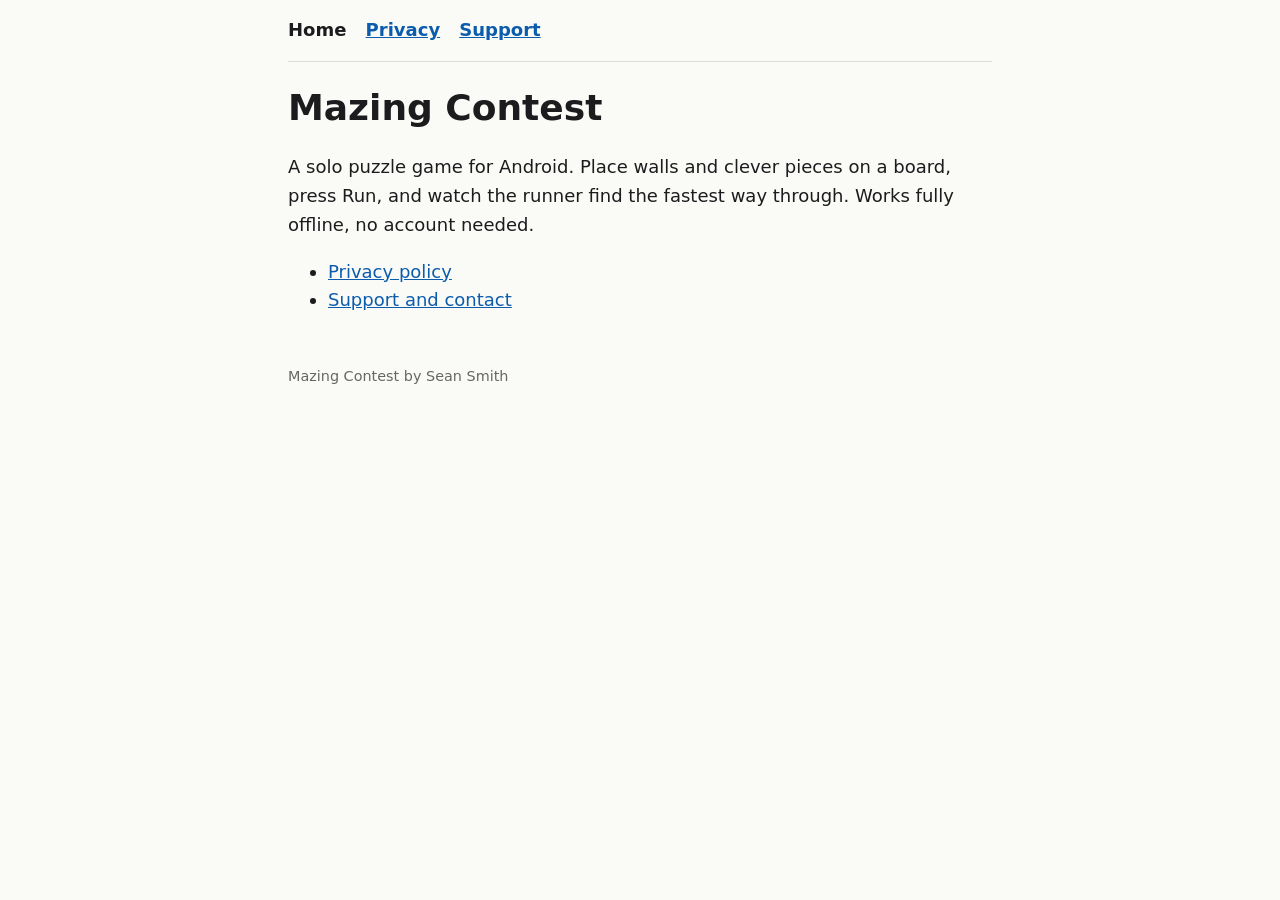
<file: index.html>
<!DOCTYPE html>
<html lang="en"><head><meta charset="utf-8"><meta name="viewport" content="width=device-width, initial-scale=1">
<title>Mazing Contest</title><link rel="stylesheet" href="style.css"></head>
<body><header><nav><a href="index.html" aria-current="page">Home</a><a href="privacy.html">Privacy</a><a href="support.html">Support</a></nav></header><main>
<h1>Mazing Contest</h1>
<p>A solo puzzle game for Android. Place walls and clever pieces on a board, press Run, and watch the runner find the fastest way through. Works fully offline, no account needed.</p>
<ul>
<li><a href="privacy.html">Privacy policy</a></li>
<li><a href="support.html">Support and contact</a></li>
</ul>
</main><footer>Mazing Contest by Sean Smith</footer></body></html>
</file>
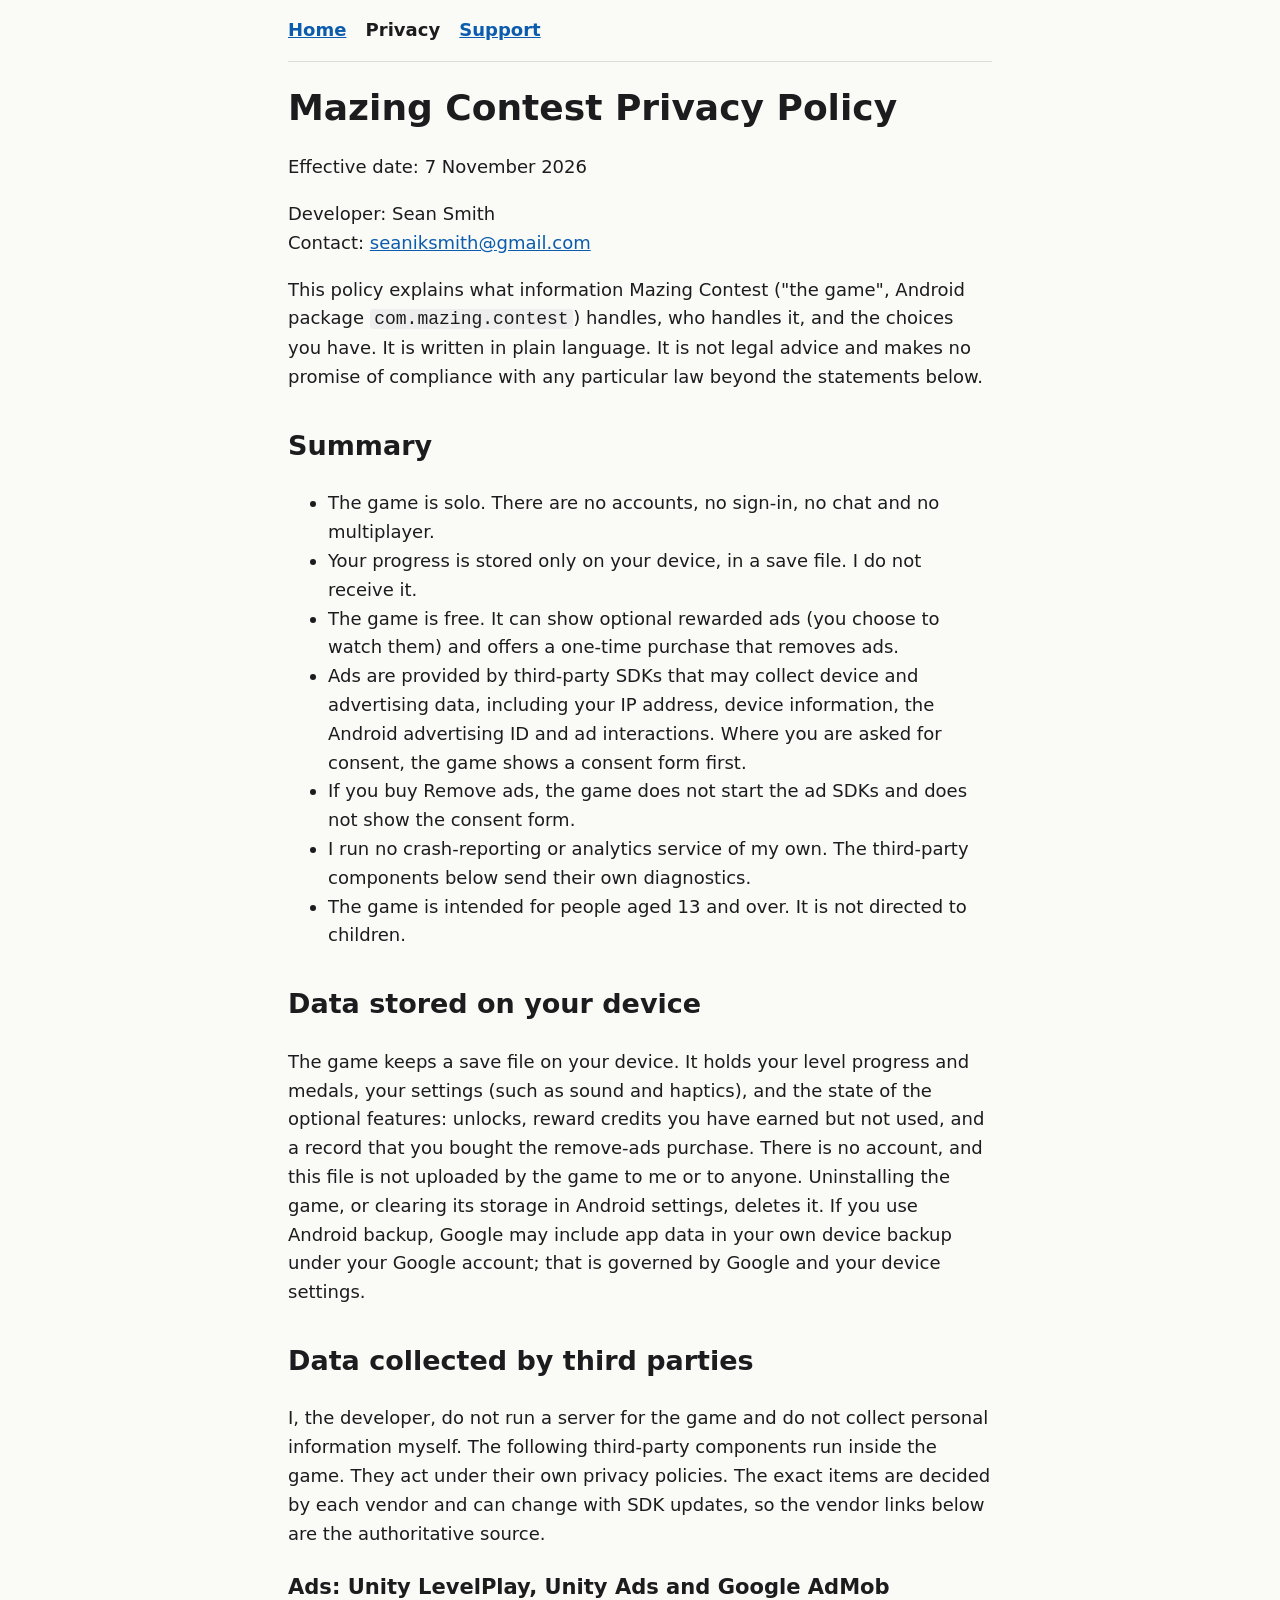
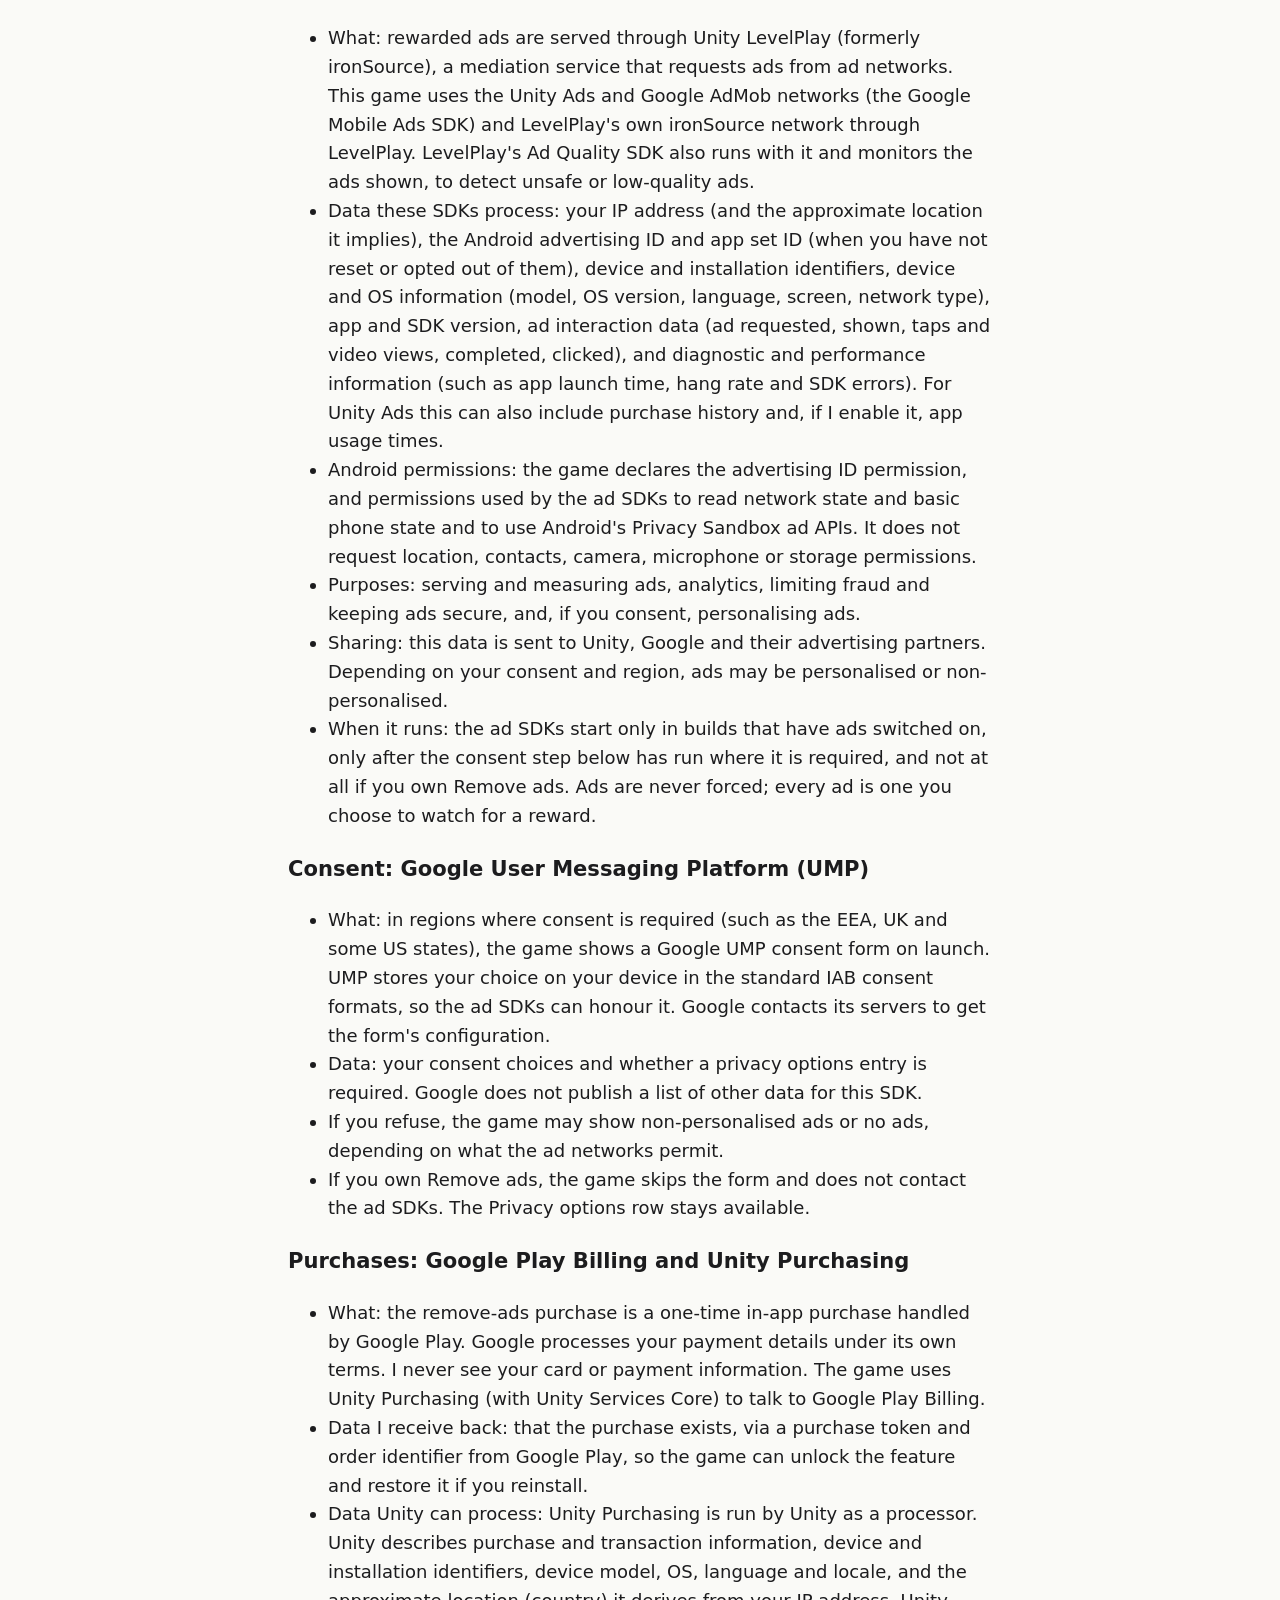
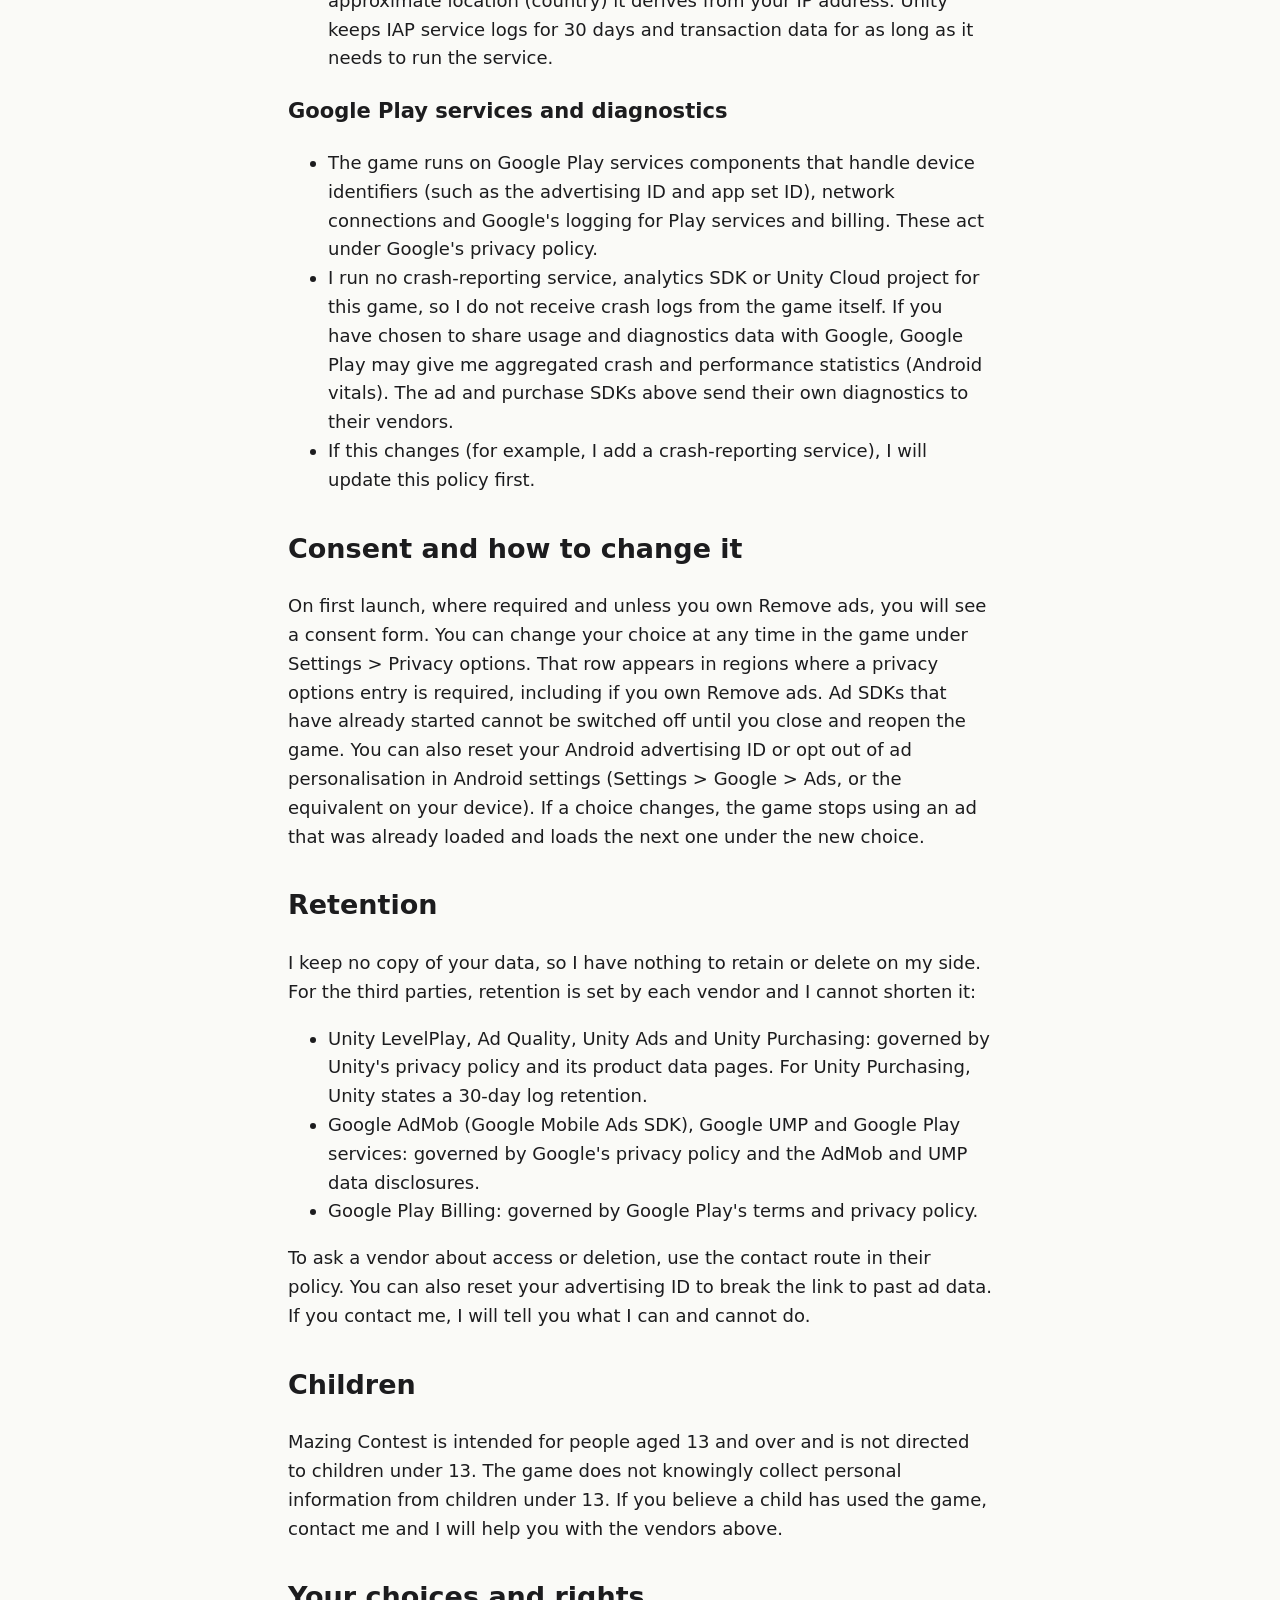
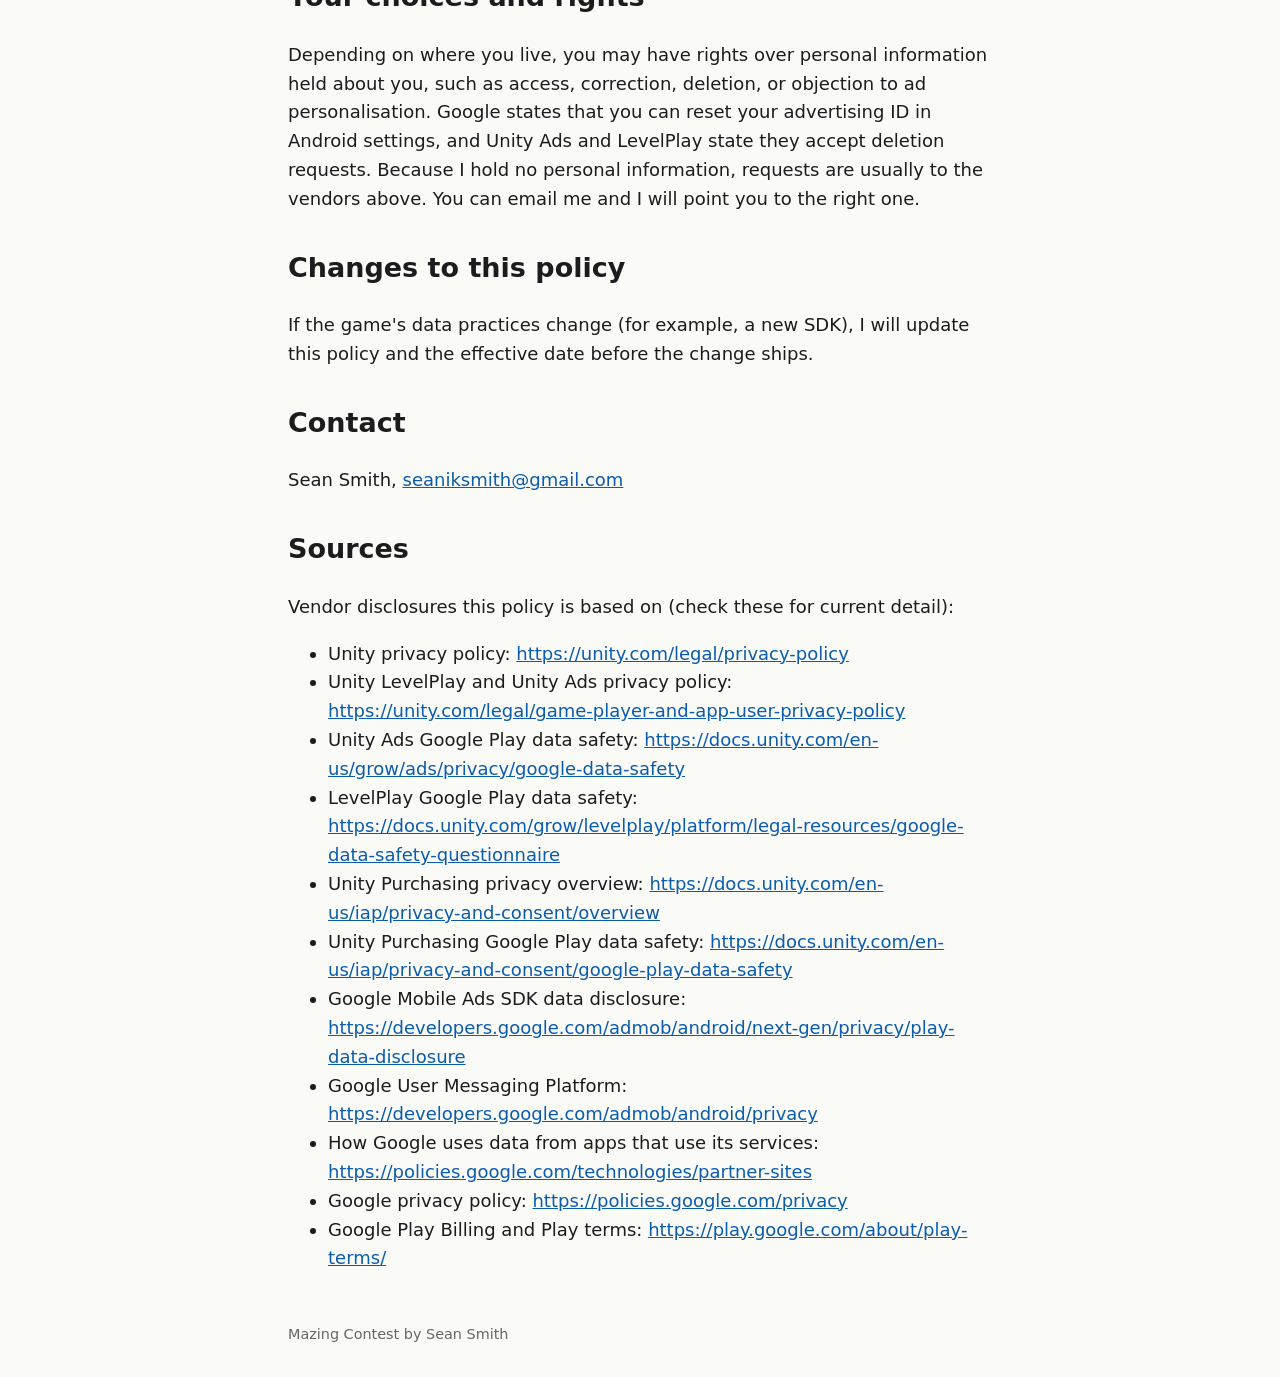
<file: privacy.html>
<!DOCTYPE html>
<html lang="en"><head><meta charset="utf-8"><meta name="viewport" content="width=device-width, initial-scale=1">
<title>Mazing Contest Privacy Policy</title><link rel="stylesheet" href="style.css"></head>
<body><header><nav><a href="index.html">Home</a><a href="privacy.html" aria-current="page">Privacy</a><a href="support.html">Support</a></nav></header><main>
<h1>Mazing Contest Privacy Policy</h1>
<p>Effective date: 7 November 2026</p>
<p>Developer: Sean Smith<br>
Contact: <a href="mailto:seaniksmith@gmail.com">seaniksmith@gmail.com</a></p>
<p>This policy explains what information Mazing Contest ("the game", Android package <code>com.mazing.contest</code>) handles, who handles it, and the choices you have. It is written in plain language. It is not legal advice and makes no promise of compliance with any particular law beyond the statements below.</p>
<h2>Summary</h2>
<ul>
<li>The game is solo. There are no accounts, no sign-in, no chat and no multiplayer.</li>
<li>Your progress is stored only on your device, in a save file. I do not receive it.</li>
<li>The game is free. It can show optional rewarded ads (you choose to watch them) and offers a one-time purchase that removes ads.</li>
<li>Ads are provided by third-party SDKs that may collect device and advertising data, including your IP address, device information, the Android advertising ID and ad interactions. Where you are asked for consent, the game shows a consent form first.</li>
<li>If you buy Remove ads, the game does not start the ad SDKs and does not show the consent form.</li>
<li>I run no crash-reporting or analytics service of my own. The third-party components below send their own diagnostics.</li>
<li>The game is intended for people aged 13 and over. It is not directed to children.</li>
</ul>
<h2>Data stored on your device</h2>
<p>The game keeps a save file on your device. It holds your level progress and medals, your settings (such as sound and haptics), and the state of the optional features: unlocks, reward credits you have earned but not used, and a record that you bought the remove-ads purchase. There is no account, and this file is not uploaded by the game to me or to anyone. Uninstalling the game, or clearing its storage in Android settings, deletes it. If you use Android backup, Google may include app data in your own device backup under your Google account; that is governed by Google and your device settings.</p>
<h2>Data collected by third parties</h2>
<p>I, the developer, do not run a server for the game and do not collect personal information myself. The following third-party components run inside the game. They act under their own privacy policies. The exact items are decided by each vendor and can change with SDK updates, so the vendor links below are the authoritative source.</p>
<h3>Ads: Unity LevelPlay, Unity Ads and Google AdMob</h3>
<ul>
<li>What: rewarded ads are served through Unity LevelPlay (formerly ironSource), a mediation service that requests ads from ad networks. This game uses the Unity Ads and Google AdMob networks (the Google Mobile Ads SDK) and LevelPlay's own ironSource network through LevelPlay. LevelPlay's Ad Quality SDK also runs with it and monitors the ads shown, to detect unsafe or low-quality ads.</li>
<li>Data these SDKs process: your IP address (and the approximate location it implies), the Android advertising ID and app set ID (when you have not reset or opted out of them), device and installation identifiers, device and OS information (model, OS version, language, screen, network type), app and SDK version, ad interaction data (ad requested, shown, taps and video views, completed, clicked), and diagnostic and performance information (such as app launch time, hang rate and SDK errors). For Unity Ads this can also include purchase history and, if I enable it, app usage times.</li>
<li>Android permissions: the game declares the advertising ID permission, and permissions used by the ad SDKs to read network state and basic phone state and to use Android's Privacy Sandbox ad APIs. It does not request location, contacts, camera, microphone or storage permissions.</li>
<li>Purposes: serving and measuring ads, analytics, limiting fraud and keeping ads secure, and, if you consent, personalising ads.</li>
<li>Sharing: this data is sent to Unity, Google and their advertising partners. Depending on your consent and region, ads may be personalised or non-personalised.</li>
<li>When it runs: the ad SDKs start only in builds that have ads switched on, only after the consent step below has run where it is required, and not at all if you own Remove ads. Ads are never forced; every ad is one you choose to watch for a reward.</li>
</ul>
<h3>Consent: Google User Messaging Platform (UMP)</h3>
<ul>
<li>What: in regions where consent is required (such as the EEA, UK and some US states), the game shows a Google UMP consent form on launch. UMP stores your choice on your device in the standard IAB consent formats, so the ad SDKs can honour it. Google contacts its servers to get the form's configuration.</li>
<li>Data: your consent choices and whether a privacy options entry is required. Google does not publish a list of other data for this SDK.</li>
<li>If you refuse, the game may show non-personalised ads or no ads, depending on what the ad networks permit.</li>
<li>If you own Remove ads, the game skips the form and does not contact the ad SDKs. The Privacy options row stays available.</li>
</ul>
<h3>Purchases: Google Play Billing and Unity Purchasing</h3>
<ul>
<li>What: the remove-ads purchase is a one-time in-app purchase handled by Google Play. Google processes your payment details under its own terms. I never see your card or payment information. The game uses Unity Purchasing (with Unity Services Core) to talk to Google Play Billing.</li>
<li>Data I receive back: that the purchase exists, via a purchase token and order identifier from Google Play, so the game can unlock the feature and restore it if you reinstall.</li>
<li>Data Unity can process: Unity Purchasing is run by Unity as a processor. Unity describes purchase and transaction information, device and installation identifiers, device model, OS, language and locale, and the approximate location (country) it derives from your IP address. Unity keeps IAP service logs for 30 days and transaction data for as long as it needs to run the service.</li>
</ul>
<h3>Google Play services and diagnostics</h3>
<ul>
<li>The game runs on Google Play services components that handle device identifiers (such as the advertising ID and app set ID), network connections and Google's logging for Play services and billing. These act under Google's privacy policy.</li>
<li>I run no crash-reporting service, analytics SDK or Unity Cloud project for this game, so I do not receive crash logs from the game itself. If you have chosen to share usage and diagnostics data with Google, Google Play may give me aggregated crash and performance statistics (Android vitals). The ad and purchase SDKs above send their own diagnostics to their vendors.</li>
<li>If this changes (for example, I add a crash-reporting service), I will update this policy first.</li>
</ul>
<h2>Consent and how to change it</h2>
<p>On first launch, where required and unless you own Remove ads, you will see a consent form. You can change your choice at any time in the game under Settings &gt; Privacy options. That row appears in regions where a privacy options entry is required, including if you own Remove ads. Ad SDKs that have already started cannot be switched off until you close and reopen the game. You can also reset your Android advertising ID or opt out of ad personalisation in Android settings (Settings &gt; Google &gt; Ads, or the equivalent on your device). If a choice changes, the game stops using an ad that was already loaded and loads the next one under the new choice.</p>
<h2>Retention</h2>
<p>I keep no copy of your data, so I have nothing to retain or delete on my side. For the third parties, retention is set by each vendor and I cannot shorten it:</p>
<ul>
<li>Unity LevelPlay, Ad Quality, Unity Ads and Unity Purchasing: governed by Unity's privacy policy and its product data pages. For Unity Purchasing, Unity states a 30-day log retention.</li>
<li>Google AdMob (Google Mobile Ads SDK), Google UMP and Google Play services: governed by Google's privacy policy and the AdMob and UMP data disclosures.</li>
<li>Google Play Billing: governed by Google Play's terms and privacy policy.</li>
</ul>
<p>To ask a vendor about access or deletion, use the contact route in their policy. You can also reset your advertising ID to break the link to past ad data. If you contact me, I will tell you what I can and cannot do.</p>
<h2>Children</h2>
<p>Mazing Contest is intended for people aged 13 and over and is not directed to children under 13. The game does not knowingly collect personal information from children under 13. If you believe a child has used the game, contact me and I will help you with the vendors above.</p>
<h2>Your choices and rights</h2>
<p>Depending on where you live, you may have rights over personal information held about you, such as access, correction, deletion, or objection to ad personalisation. Google states that you can reset your advertising ID in Android settings, and Unity Ads and LevelPlay state they accept deletion requests. Because I hold no personal information, requests are usually to the vendors above. You can email me and I will point you to the right one.</p>
<h2>Changes to this policy</h2>
<p>If the game's data practices change (for example, a new SDK), I will update this policy and the effective date before the change ships.</p>
<h2>Contact</h2>
<p>Sean Smith, <a href="mailto:seaniksmith@gmail.com">seaniksmith@gmail.com</a></p>
<h2>Sources</h2>
<p>Vendor disclosures this policy is based on (check these for current detail):</p>
<ul>
<li>Unity privacy policy: <a href="https://unity.com/legal/privacy-policy">https://unity.com/legal/privacy-policy</a></li>
<li>Unity LevelPlay and Unity Ads privacy policy: <a href="https://unity.com/legal/game-player-and-app-user-privacy-policy">https://unity.com/legal/game-player-and-app-user-privacy-policy</a></li>
<li>Unity Ads Google Play data safety: <a href="https://docs.unity.com/en-us/grow/ads/privacy/google-data-safety">https://docs.unity.com/en-us/grow/ads/privacy/google-data-safety</a></li>
<li>LevelPlay Google Play data safety: <a href="https://docs.unity.com/grow/levelplay/platform/legal-resources/google-data-safety-questionnaire">https://docs.unity.com/grow/levelplay/platform/legal-resources/google-data-safety-questionnaire</a></li>
<li>Unity Purchasing privacy overview: <a href="https://docs.unity.com/en-us/iap/privacy-and-consent/overview">https://docs.unity.com/en-us/iap/privacy-and-consent/overview</a></li>
<li>Unity Purchasing Google Play data safety: <a href="https://docs.unity.com/en-us/iap/privacy-and-consent/google-play-data-safety">https://docs.unity.com/en-us/iap/privacy-and-consent/google-play-data-safety</a></li>
<li>Google Mobile Ads SDK data disclosure: <a href="https://developers.google.com/admob/android/next-gen/privacy/play-data-disclosure">https://developers.google.com/admob/android/next-gen/privacy/play-data-disclosure</a></li>
<li>Google User Messaging Platform: <a href="https://developers.google.com/admob/android/privacy">https://developers.google.com/admob/android/privacy</a></li>
<li>How Google uses data from apps that use its services: <a href="https://policies.google.com/technologies/partner-sites">https://policies.google.com/technologies/partner-sites</a></li>
<li>Google privacy policy: <a href="https://policies.google.com/privacy">https://policies.google.com/privacy</a></li>
<li>Google Play Billing and Play terms: <a href="https://play.google.com/about/play-terms/">https://play.google.com/about/play-terms/</a></li>
</ul>
</main><footer>Mazing Contest by Sean Smith</footer></body></html>
</file>
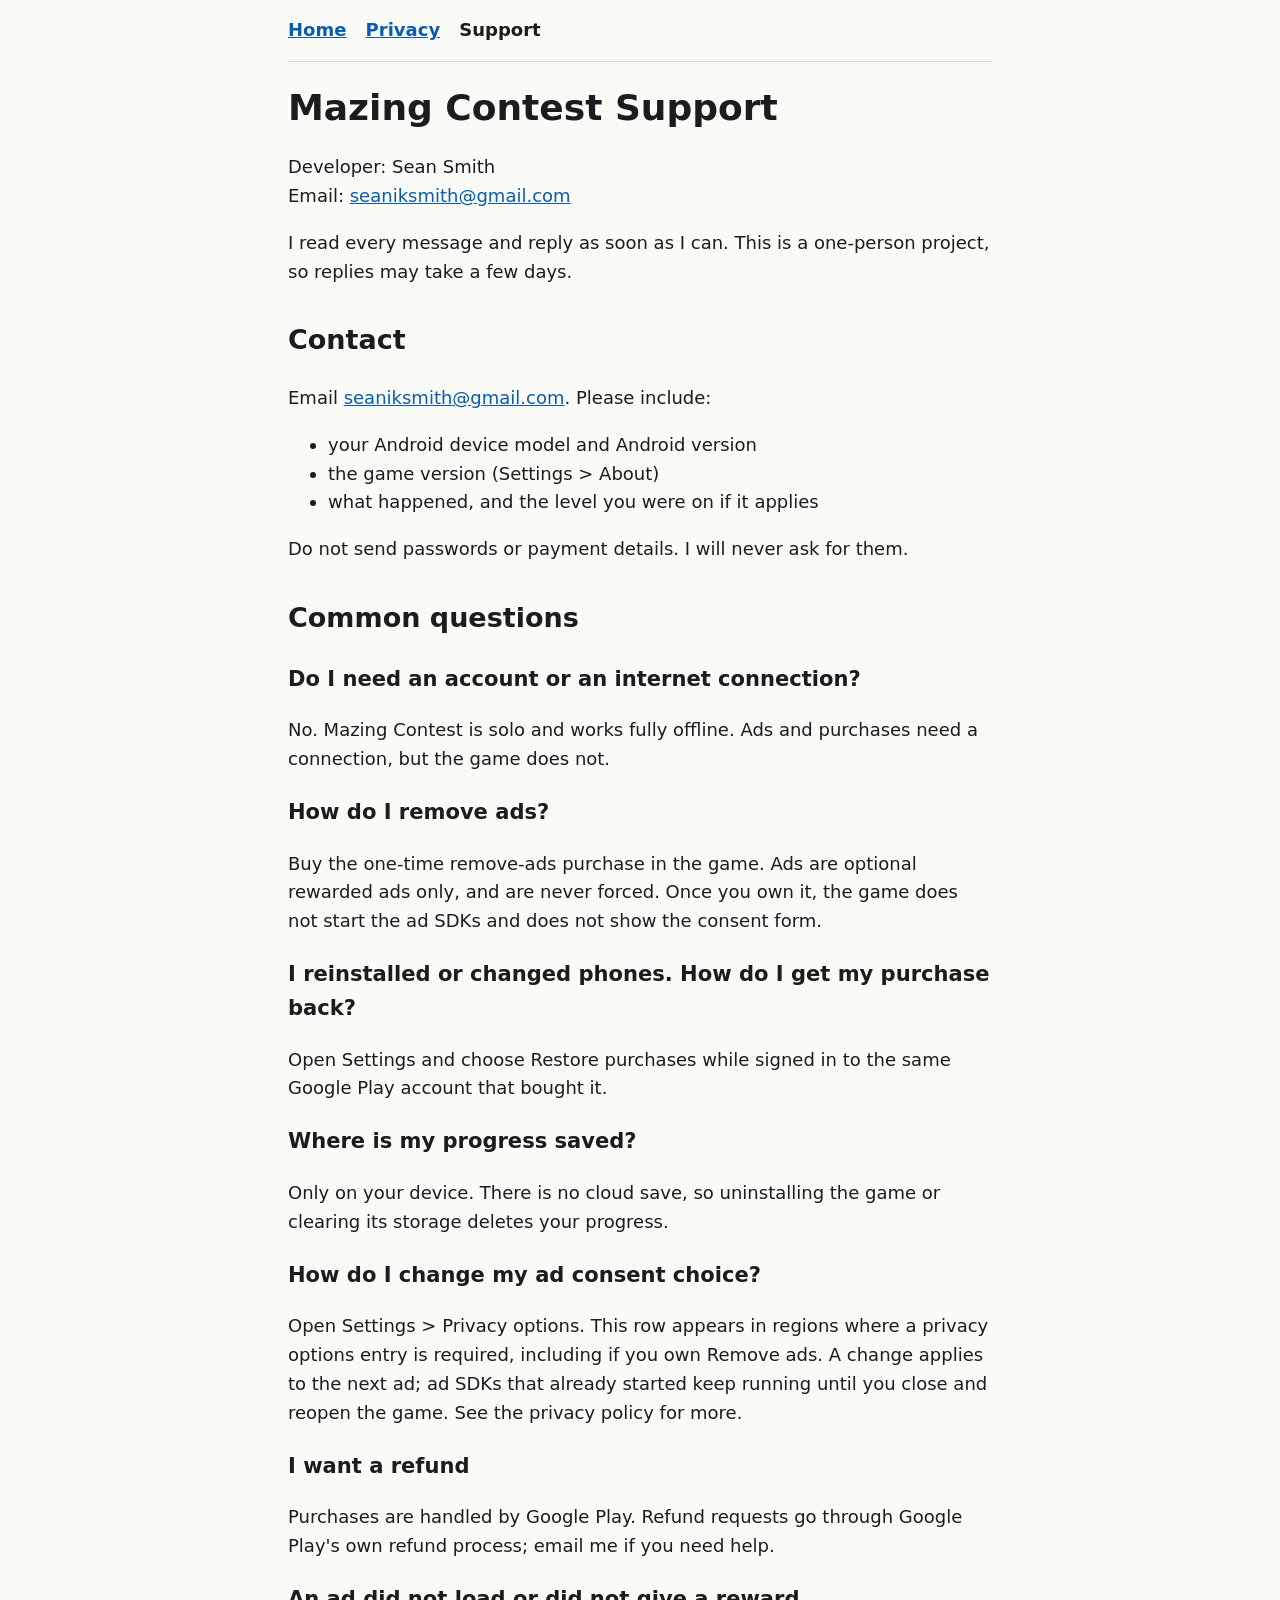
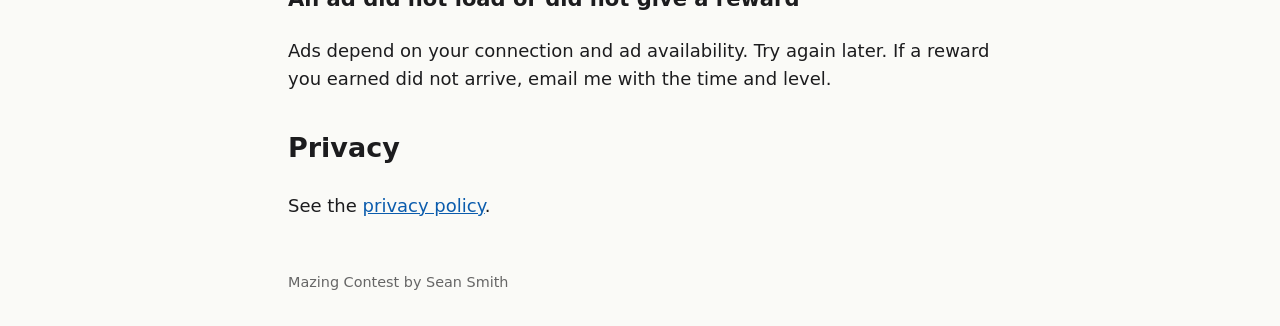
<file: support.html>
<!DOCTYPE html>
<html lang="en"><head><meta charset="utf-8"><meta name="viewport" content="width=device-width, initial-scale=1">
<title>Mazing Contest Support</title><link rel="stylesheet" href="style.css"></head>
<body><header><nav><a href="index.html">Home</a><a href="privacy.html">Privacy</a><a href="support.html" aria-current="page">Support</a></nav></header><main>
<h1>Mazing Contest Support</h1>
<p>Developer: Sean Smith<br>
Email: <a href="mailto:seaniksmith@gmail.com">seaniksmith@gmail.com</a></p>
<p>I read every message and reply as soon as I can. This is a one-person project, so replies may take a few days.</p>
<h2>Contact</h2>
<p>Email <a href="mailto:seaniksmith@gmail.com">seaniksmith@gmail.com</a>. Please include:</p>
<ul>
<li>your Android device model and Android version</li>
<li>the game version (Settings &gt; About)</li>
<li>what happened, and the level you were on if it applies</li>
</ul>
<p>Do not send passwords or payment details. I will never ask for them.</p>
<h2>Common questions</h2>
<h3>Do I need an account or an internet connection?</h3>
<p>No. Mazing Contest is solo and works fully offline. Ads and purchases need a connection, but the game does not.</p>
<h3>How do I remove ads?</h3>
<p>Buy the one-time remove-ads purchase in the game. Ads are optional rewarded ads only, and are never forced. Once you own it, the game does not start the ad SDKs and does not show the consent form.</p>
<h3>I reinstalled or changed phones. How do I get my purchase back?</h3>
<p>Open Settings and choose Restore purchases while signed in to the same Google Play account that bought it.</p>
<h3>Where is my progress saved?</h3>
<p>Only on your device. There is no cloud save, so uninstalling the game or clearing its storage deletes your progress.</p>
<h3>How do I change my ad consent choice?</h3>
<p>Open Settings &gt; Privacy options. This row appears in regions where a privacy options entry is required, including if you own Remove ads. A change applies to the next ad; ad SDKs that already started keep running until you close and reopen the game. See the privacy policy for more.</p>
<h3>I want a refund</h3>
<p>Purchases are handled by Google Play. Refund requests go through Google Play's own refund process; email me if you need help.</p>
<h3>An ad did not load or did not give a reward</h3>
<p>Ads depend on your connection and ad availability. Try again later. If a reward you earned did not arrive, email me with the time and level.</p>
<h2>Privacy</h2>
<p>See the <a href="privacy.html">privacy policy</a>.</p>
</main><footer>Mazing Contest by Sean Smith</footer></body></html>
</file>
<file: style.css>
body{margin:0;font:18px/1.6 system-ui,sans-serif;color:#1c1c1e;background:#fafaf7}
header,main,footer{max-width:44rem;margin:0 auto;padding:0 1rem}
nav{padding:1rem 0;border-bottom:1px solid #ddd}
nav a{margin-right:1.2rem;font-weight:600}
nav a[aria-current]{text-decoration:none;color:#1c1c1e}
a{color:#0b5cad;overflow-wrap:anywhere}
h1{line-height:1.2}h2{margin-top:2rem}
code{background:#eee;padding:0 .25em;border-radius:3px}
footer{padding:2rem 1rem;color:#666;font-size:.9rem}
</file>
